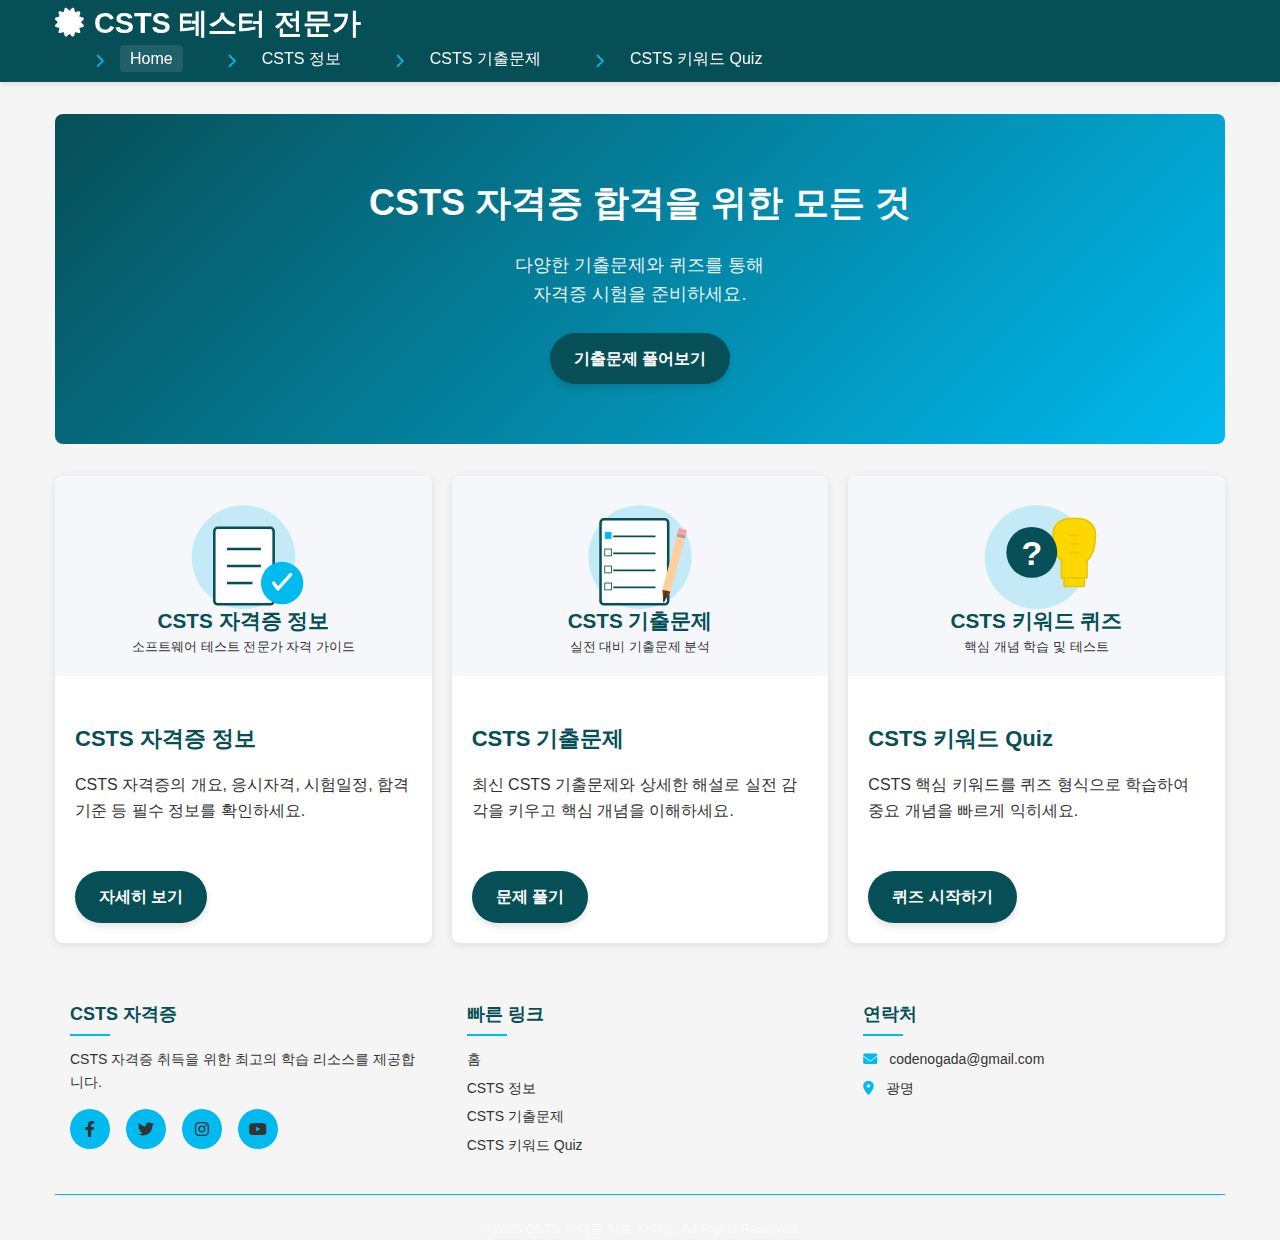
<file: index.html>
<!DOCTYPE html>
<html lang="ko">
<head>
    <meta charset="UTF-8">
    <meta name="viewport" content="width=device-width, initial-scale=1.0">
    <meta name="description" content="CSTS 자격증 시험 정보, 기출문제, 키워드 퀴즈 제공 사이트">
    <meta name="keywords" content="CSTS, CSTS 자격증, CSTS 기출문제, CSTS 시험, CSTS 퀴즈, CSTS 키워드">
    <meta name="author" content="Your Name">
    <title>CSTS 자격증 정보 및 기출문제 | 합격을 위한 모든 정보</title>
    <!-- 파비콘 -->
    <link rel="icon" href="./css/csts-favicon.svg" type="image/x-icon">
    <!-- 폰트 추가 (네이버 나눔 고딕) -->
    <link href="https://cdnjs.cloudflare.com/ajax/libs/font-awesome/6.0.0-beta3/css/all.min.css" rel="stylesheet">
    <link href="./css/style.css" rel="stylesheet">
    
</head>
<body>
    <!-- 헤더 -->
    <header>
        <div class="container header-content">
            <div class="logo">
                <h1><i class="fas fa-certificate"></i>CSTS 테스터 전문가</h1>
            </div>
            <button class="menu-toggle">
                <i class="fas fa-bars"></i>
            </button>
            <nav>
                <ul>
                    <li><a href="index.html" class="active">Home</a></li>
                    <li><a href="info.html">CSTS 정보</a></li>
                    <li><a href="exam.html">CSTS 기출문제</a></li>
                    <li><a href="quiz.html">CSTS 키워드 Quiz</a></li>
                </ul>
            </nav>
        </div>
    </header>
    
    <!-- 메인 콘텐츠 -->
    <main>
        <div class="container">
            <!-- 히어로 섹션 -->
            <section class="hero">
                <h2>CSTS 자격증 합격을 위한 모든 것</h2>
                <p>다양한 기출문제와 퀴즈를 통해 <br> 자격증 시험을 준비하세요.</p>
                <a href="exam.html" class="cta-button">기출문제 풀어보기</a>
            </section>
            
            <!-- 카드 섹션 -->
            <section class="cards">
                <div class="card">
                    <div class="card-image">
                        <img src="/img/csts-info-image.svg" alt="CSTS 정보">
                    </div>
                    <div class="card-content">
                        <h3>CSTS 자격증 정보</h3>
                        <p>CSTS 자격증의 개요, 응시자격, 시험일정, 합격기준 등 필수 정보를 확인하세요.</p>
                        <a href="info.html" class="cta-button">자세히 보기</a>
                    </div>
                </div>
                
                <div class="card">
                    <div class="card-image">
                        <img src="/img/csts-exam-image.svg" alt="CSTS 기출문제">
                    </div>
                    <div class="card-content">
                        <h3>CSTS 기출문제</h3>
                        <p>최신 CSTS 기출문제와 상세한 해설로 실전 감각을 키우고 핵심 개념을 이해하세요.</p>
                        <a href="exam.html" class="cta-button">문제 풀기</a>
                    </div>
                </div>
                
                <div class="card">
                    <div class="card-image">
                        <img src="/img/csts-quiz-image.svg" alt="CSTS 키워드 퀴즈">
                    </div>
                    <div class="card-content">
                        <h3>CSTS 키워드 Quiz</h3>
                        <p>CSTS 핵심 키워드를 퀴즈 형식으로 학습하여 중요 개념을 빠르게 익히세요.</p>
                        <a href="quiz.html" class="cta-button">퀴즈 시작하기</a>
                    </div>
                </div>
            </section>
        </div>
    </main>
    
    <!-- 푸터 -->
    <footer>
        <div class="container">
            <div class="footer-content">
                <div class="footer-section">
                    <h3>CSTS 자격증</h3>
                    <p>CSTS 자격증 취득을 위한 최고의 학습 리소스를 제공합니다.</p>
                    <div class="social-icons">
                        <a href="#"><i class="fab fa-facebook-f"></i></a>
                        <a href="#"><i class="fab fa-twitter"></i></a>
                        <a href="#"><i class="fab fa-instagram"></i></a>
                        <a href="#"><i class="fab fa-youtube"></i></a>
                    </div>
                </div>
                
                <div class="footer-section">
                    <h3>빠른 링크</h3>
                    <ul>
                        <li><a href="/index.html">홈</a></li>
                        <li><a href="info.html">CSTS 정보</a></li>
                        <li><a href="exam.html">CSTS 기출문제</a></li>
                        <li><a href="quiz.html">CSTS 키워드 Quiz</a></li>
                    </ul>
                </div>
                
                <div class="footer-section">
                    <h3>연락처</h3>
                    <ul>
                        <li><i class="fas fa-envelope"></i> codenogada@gmail.com</li>
                        <li><i class="fas fa-map-marker-alt"></i> 광명  </li>
                    </ul>
                </div>
            </div>
            
            <div class="copyright">
                <p>&copy; 2025 CSTS 자격증 정보 사이트. All Rights Reserved.</p>
            </div>
        </div>
    </footer>
    
    <!-- 자바스크립트 -->
    <script>
        // 모바일 메뉴 토글
        document.querySelector('.menu-toggle').addEventListener('click', function() {
            document.querySelector('nav').classList.toggle('active');
        });
        
        // 스크롤 이벤트
        window.addEventListener('scroll', function() {
            if (window.scrollY > 100) {
                document.querySelector('header').style.boxShadow = '0 4px 10px rgba(0, 0, 0, 0.1)';
            } else {
                document.querySelector('header').style.boxShadow = '0 4px 6px rgba(0, 0, 0, 0.1)';
            }
        });
    </script>
</body>
</html>
</file>
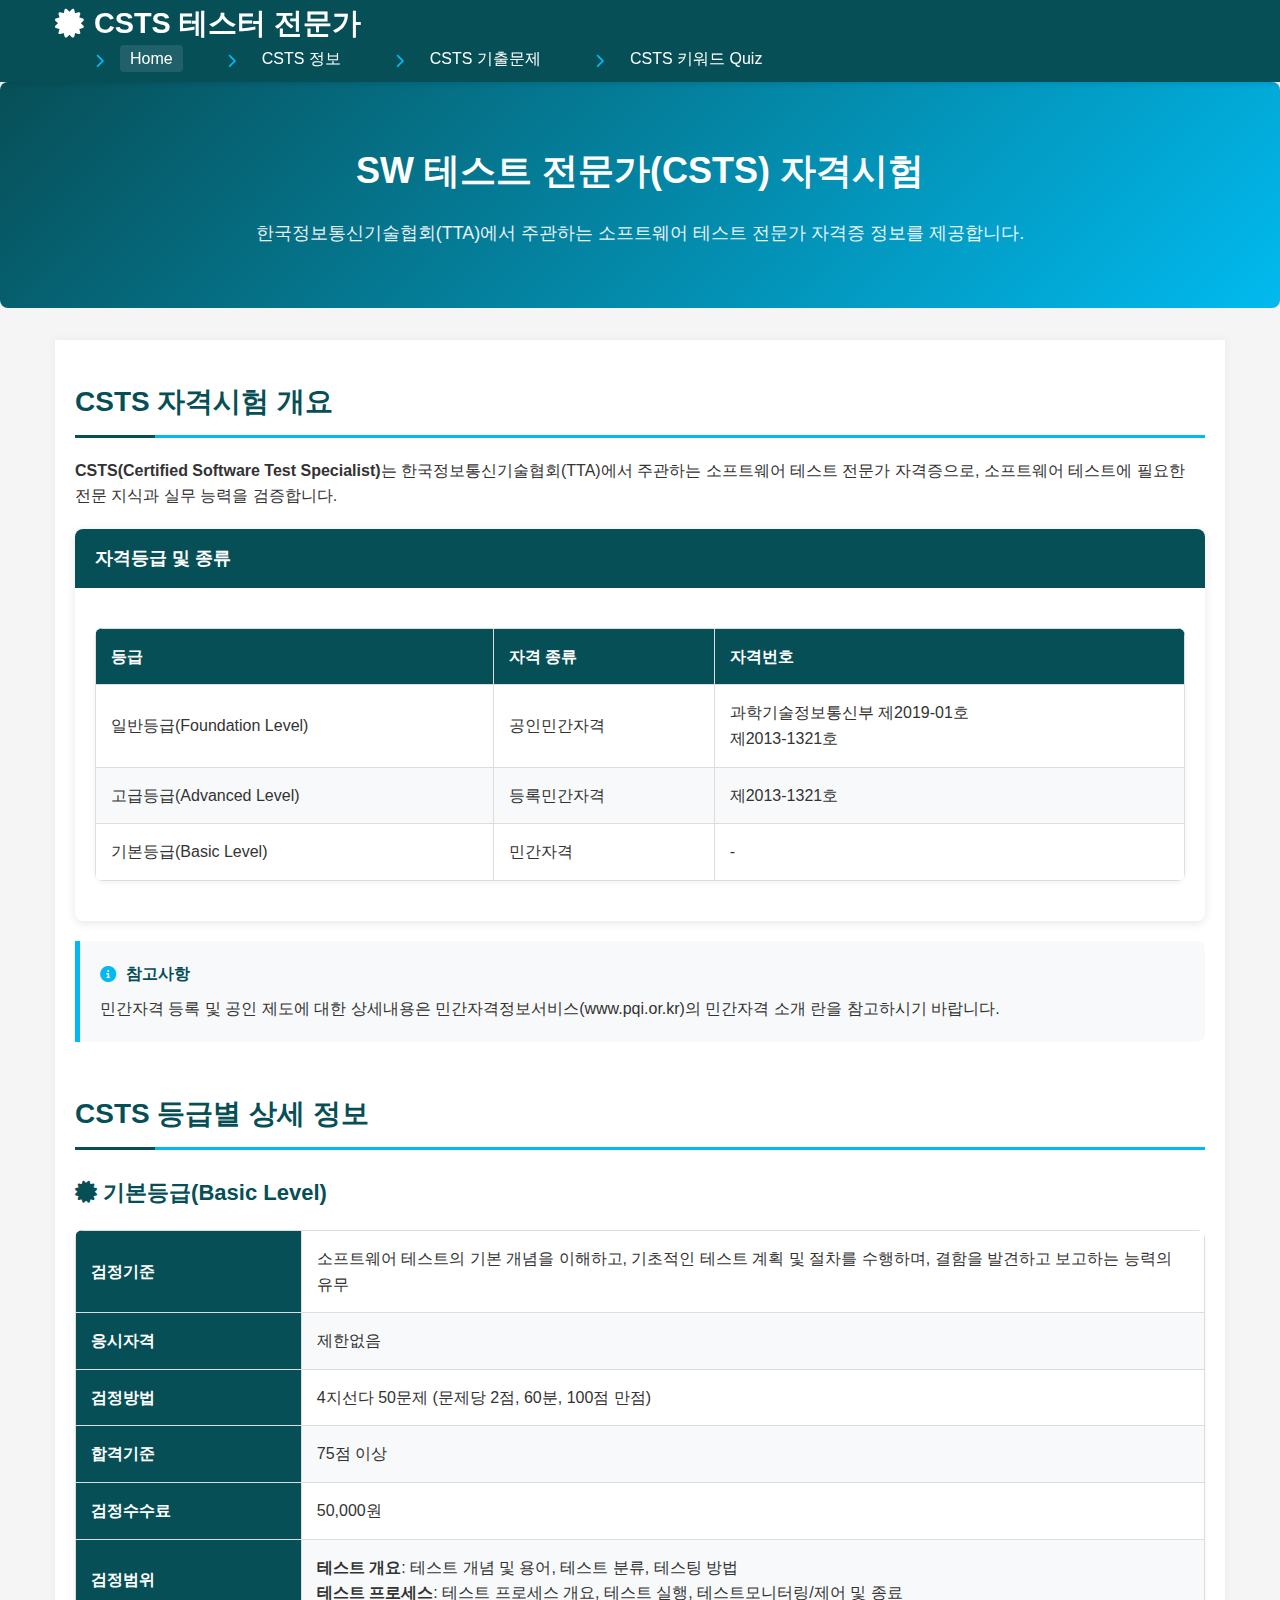
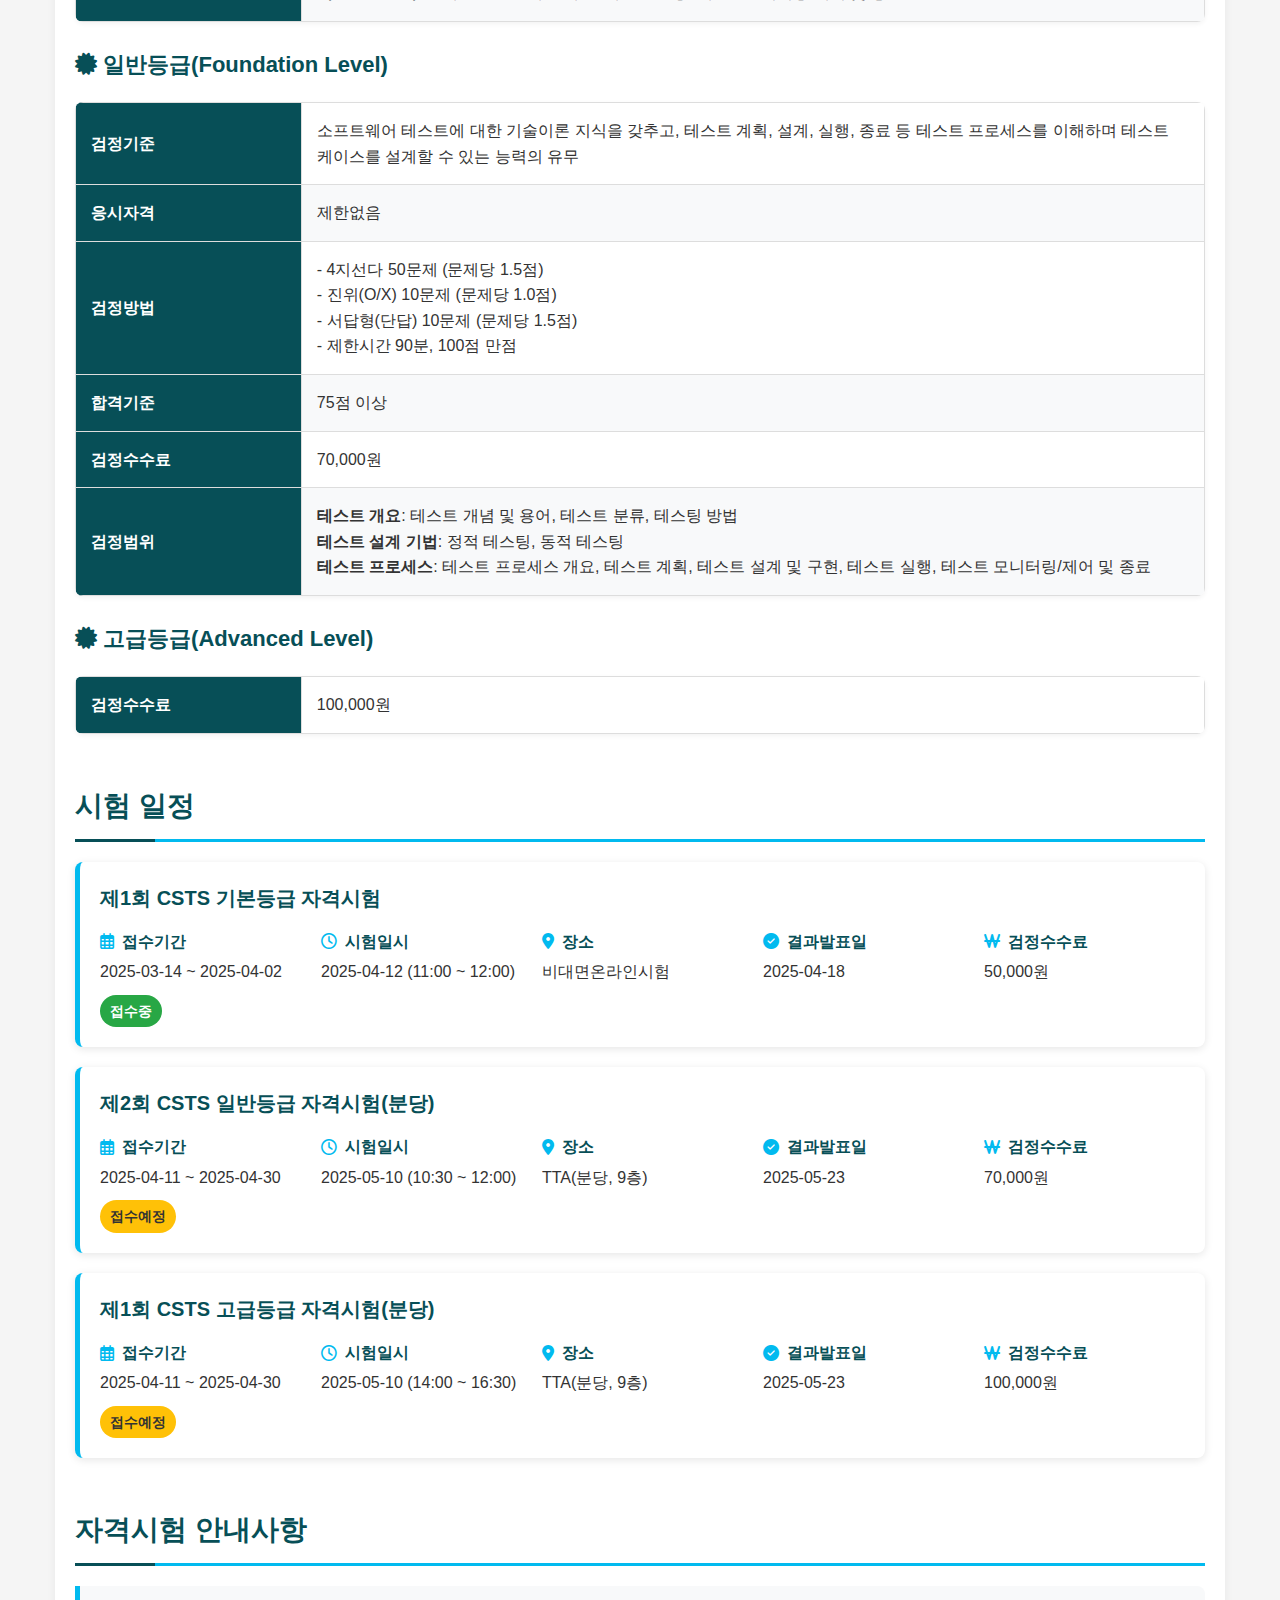
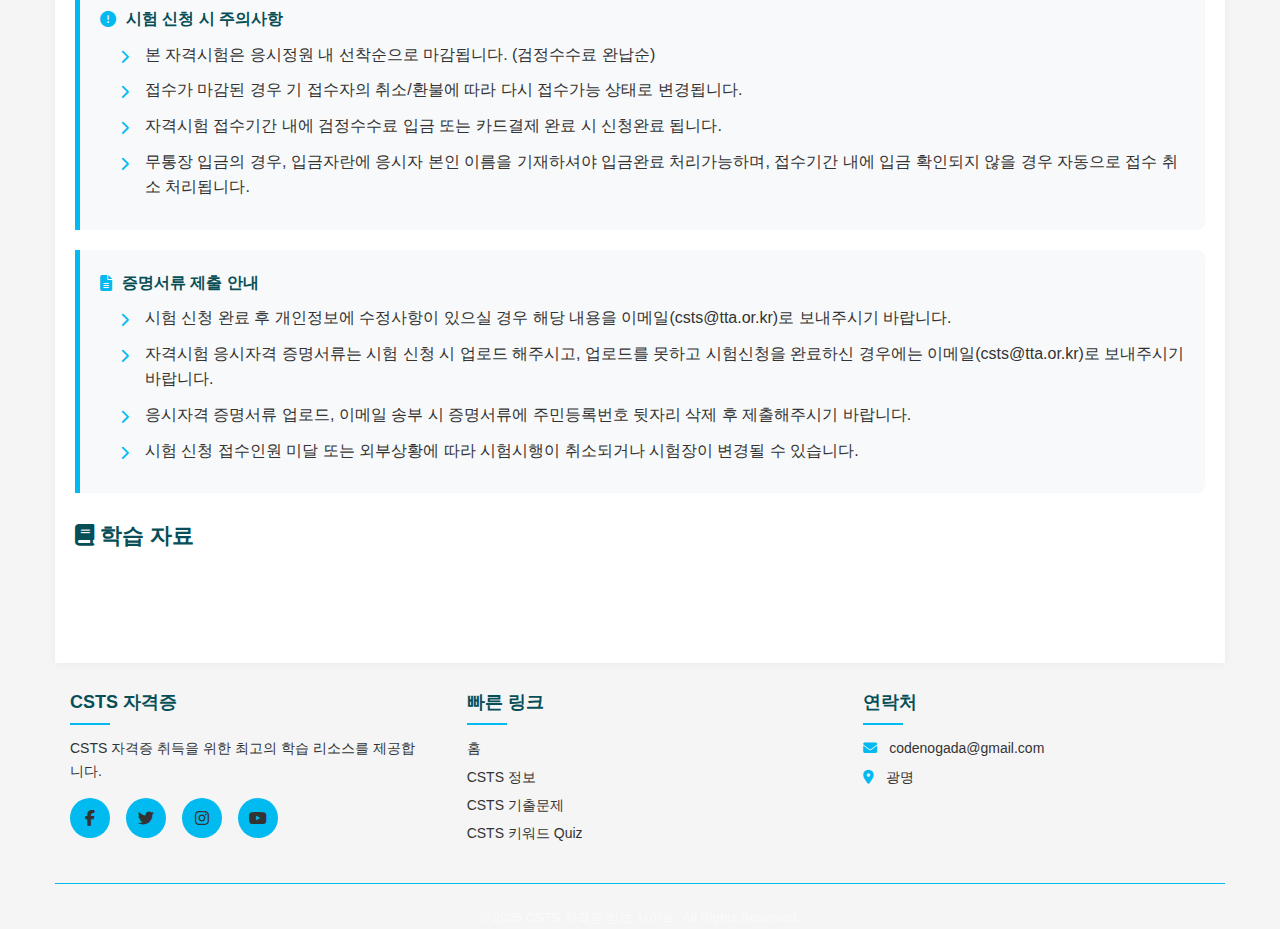
<file: info.html>
<!DOCTYPE html>
<html lang="ko">
<head>
    <meta charset="UTF-8">
    <meta name="viewport" content="width=device-width, initial-scale=1.0">
    <title>TTA 아카데미 - SW 테스트 전문가(CSTS) 자격시험 요약</title>
    <link rel="icon" href="./css/csts-favicon.svg" type="image/x-icon">
    <link href="./css/style.css" rel="stylesheet">
    <link href="https://cdnjs.cloudflare.com/ajax/libs/font-awesome/6.4.0/css/all.min.css" rel="stylesheet">
</head>
<body>
    <header>
        <div class="container header-content">
            <div class="logo">
                <h1><i class="fas fa-certificate"></i>CSTS 테스터 전문가</h1>
            </div>
            <button class="menu-toggle">
                <i class="fas fa-bars"></i>
            </button>
            <nav>
                <ul>
                    <li><a href="index.html" class="active">Home</a></li>
                    <li><a href="info.html">CSTS 정보</a></li>
                    <li><a href="exam.html">CSTS 기출문제</a></li>
                    <li><a href="quiz.html">CSTS 키워드 Quiz</a></li>
                </ul>
            </nav>
        </div>
    </header>
    
    <div class="main-banner">
        <div class="container">
            <h1>SW 테스트 전문가(CSTS) 자격시험</h1>
            <p>한국정보통신기술협회(TTA)에서 주관하는 소프트웨어 테스트 전문가 자격증 정보를 제공합니다.</p>
        </div>
    </div>
    
    <div class="container">
        <div class="content">
            <section id="overview" class="section">
                <h2 class="section-title">CSTS 자격시험 개요</h2>
                <p><strong>CSTS(Certified Software Test Specialist)</strong>는 한국정보통신기술협회(TTA)에서 주관하는 소프트웨어 테스트 전문가 자격증으로, 소프트웨어 테스트에 필요한 전문 지식과 실무 능력을 검증합니다.</p>
                
                <div class="card-container">
                    <div class="card">
                        <div class="card-header">자격등급 및 종류</div>
                        <div class="card-body">
                            <table>
                                <thead>
                                    <tr>
                                        <th>등급</th>
                                        <th>자격 종류</th>
                                        <th>자격번호</th>
                                    </tr>
                                </thead>
                                <tbody>
                                    <tr>
                                        <td>일반등급(Foundation Level)</td>
                                        <td>공인민간자격</td>
                                        <td>과학기술정보통신부 제2019-01호<br>제2013-1321호</td>
                                    </tr>
                                    <tr>
                                        <td>고급등급(Advanced Level)</td>
                                        <td>등록민간자격</td>
                                        <td>제2013-1321호</td>
                                    </tr>
                                    <tr>
                                        <td>기본등급(Basic Level)</td>
                                        <td>민간자격</td>
                                        <td>-</td>
                                    </tr>
                                </tbody>
                            </table>
                        </div>
                    </div>
                </div>
                
                <div class="notice-box">
                    <div class="notice-title"><i class="fas fa-info-circle"></i> 참고사항</div>
                    <p>민간자격 등록 및 공인 제도에 대한 상세내용은 <a href="http://www.pqi.or.kr" target="_blank">민간자격정보서비스(www.pqi.or.kr)</a>의 민간자격 소개 란을 참고하시기 바랍니다.</p>
                </div>
            </section>
            
            <section id="levels" class="section">
                <h2 class="section-title">CSTS 등급별 상세 정보</h2>
                
                <h3><i class="fas fa-certificate"></i> 기본등급(Basic Level)</h3>
                <table>
                    <tr>
                        <th width="20%">검정기준</th>
                        <td>소프트웨어 테스트의 기본 개념을 이해하고, 기초적인 테스트 계획 및 절차를 수행하며, 결함을 발견하고 보고하는 능력의 유무</td>
                    </tr>
                    <tr>
                        <th>응시자격</th>
                        <td>제한없음</td>
                    </tr>
                    <tr>
                        <th>검정방법</th>
                        <td>4지선다 50문제 (문제당 2점, 60분, 100점 만점)</td>
                    </tr>
                    <tr>
                        <th>합격기준</th>
                        <td>75점 이상</td>
                    </tr>
                    <tr>
                        <th>검정수수료</th>
                        <td>50,000원</td>
                    </tr>
                    <tr>
                        <th>검정범위</th>
                        <td>
                            <strong>테스트 개요</strong>: 테스트 개념 및 용어, 테스트 분류, 테스팅 방법<br>
                            <strong>테스트 프로세스</strong>: 테스트 프로세스 개요, 테스트 실행, 테스트모니터링/제어 및 종료
                        </td>
                    </tr>
                </table>
                
                <h3><i class="fas fa-certificate"></i> 일반등급(Foundation Level)</h3>
                <table>
                    <tr>
                        <th width="20%">검정기준</th>
                        <td>소프트웨어 테스트에 대한 기술이론 지식을 갖추고, 테스트 계획, 설계, 실행, 종료 등 테스트 프로세스를 이해하며 테스트 케이스를 설계할 수 있는 능력의 유무</td>
                    </tr>
                    <tr>
                        <th>응시자격</th>
                        <td>제한없음</td>
                    </tr>
                    <tr>
                        <th>검정방법</th>
                        <td>
                            - 4지선다 50문제 (문제당 1.5점)<br>
                            - 진위(O/X) 10문제 (문제당 1.0점)<br>
                            - 서답형(단답) 10문제 (문제당 1.5점)<br>
                            - 제한시간 90분, 100점 만점
                        </td>
                    </tr>
                    <tr>
                        <th>합격기준</th>
                        <td>75점 이상</td>
                    </tr>
                    <tr>
                        <th>검정수수료</th>
                        <td>70,000원</td>
                    </tr>
                    <tr>
                        <th>검정범위</th>
                        <td>
                            <strong>테스트 개요</strong>: 테스트 개념 및 용어, 테스트 분류, 테스팅 방법<br>
                            <strong>테스트 설계 기법</strong>: 정적 테스팅, 동적 테스팅<br>
                            <strong>테스트 프로세스</strong>: 테스트 프로세스 개요, 테스트 계획, 테스트 설계 및 구현, 테스트 실행, 테스트 모니터링/제어 및 종료
                        </td>
                    </tr>
                </table>
                
                <h3><i class="fas fa-certificate"></i> 고급등급(Advanced Level)</h3>
                <table>
                    <tr>
                        <th width="20%">검정수수료</th>
                        <td>100,000원</td>
                    </tr>
                </table>
            </section>
            
            <section id="schedule" class="section">
                <h2 class="section-title">시험 일정</h2>
                
                <div class="schedule-card">
                    <h3>제1회 CSTS 기본등급 자격시험</h3>
                    <div class="schedule-details">
                        <div class="schedule-detail">
                            <div class="schedule-label"><i class="far fa-calendar-alt"></i> 접수기간</div>
                            <div>2025-03-14 ~ 2025-04-02</div>
                        </div>
                        <div class="schedule-detail">
                            <div class="schedule-label"><i class="far fa-clock"></i> 시험일시</div>
                            <div>2025-04-12 (11:00 ~ 12:00)</div>
                        </div>
                        <div class="schedule-detail">
                            <div class="schedule-label"><i class="fas fa-map-marker-alt"></i> 장소</div>
                            <div>비대면온라인시험</div>
                        </div>
                        <div class="schedule-detail">
                            <div class="schedule-label"><i class="fas fa-check-circle"></i> 결과발표일</div>
                            <div>2025-04-18</div>
                        </div>
                        <div class="schedule-detail">
                            <div class="schedule-label"><i class="fas fa-won-sign"></i> 검정수수료</div>
                            <div>50,000원</div>
                        </div>
                    </div>
                    <div class="status-badge status-ongoing">접수중</div>
                </div>
                
                <div class="schedule-card">
                    <h3>제2회 CSTS 일반등급 자격시험(분당)</h3>
                    <div class="schedule-details">
                        <div class="schedule-detail">
                            <div class="schedule-label"><i class="far fa-calendar-alt"></i> 접수기간</div>
                            <div>2025-04-11 ~ 2025-04-30</div>
                        </div>
                        <div class="schedule-detail">
                            <div class="schedule-label"><i class="far fa-clock"></i> 시험일시</div>
                            <div>2025-05-10 (10:30 ~ 12:00)</div>
                        </div>
                        <div class="schedule-detail">
                            <div class="schedule-label"><i class="fas fa-map-marker-alt"></i> 장소</div>
                            <div>TTA(분당, 9층)</div>
                        </div>
                        <div class="schedule-detail">
                            <div class="schedule-label"><i class="fas fa-check-circle"></i> 결과발표일</div>
                            <div>2025-05-23</div>
                        </div>
                        <div class="schedule-detail">
                            <div class="schedule-label"><i class="fas fa-won-sign"></i> 검정수수료</div>
                            <div>70,000원</div>
                        </div>
                    </div>
                    <div class="status-badge status-upcoming">접수예정</div>
                </div>
                
                <div class="schedule-card">
                    <h3>제1회 CSTS 고급등급 자격시험(분당)</h3>
                    <div class="schedule-details">
                        <div class="schedule-detail">
                            <div class="schedule-label"><i class="far fa-calendar-alt"></i> 접수기간</div>
                            <div>2025-04-11 ~ 2025-04-30</div>
                        </div>
                        <div class="schedule-detail">
                            <div class="schedule-label"><i class="far fa-clock"></i> 시험일시</div>
                            <div>2025-05-10 (14:00 ~ 16:30)</div>
                        </div>
                        <div class="schedule-detail">
                            <div class="schedule-label"><i class="fas fa-map-marker-alt"></i> 장소</div>
                            <div>TTA(분당, 9층)</div>
                        </div>
                        <div class="schedule-detail">
                            <div class="schedule-label"><i class="fas fa-check-circle"></i> 결과발표일</div>
                            <div>2025-05-23</div>
                        </div>
                        <div class="schedule-detail">
                            <div class="schedule-label"><i class="fas fa-won-sign"></i> 검정수수료</div>
                            <div>100,000원</div>
                        </div>
                    </div>
                    <div class="status-badge status-upcoming">접수예정</div>
                </div>
            </section>
            
            <section id="notice" class="section">
                <h2 class="section-title">자격시험 안내사항</h2>
                
                <div class="notice-box">
                    <div class="notice-title"><i class="fas fa-exclamation-circle"></i> 시험 신청 시 주의사항</div>
                    <ul>
                        <li>본 자격시험은 응시정원 내 선착순으로 마감됩니다. (검정수수료 완납순)</li>
                        <li>접수가 마감된 경우 기 접수자의 취소/환불에 따라 다시 접수가능 상태로 변경됩니다.</li>
                        <li>자격시험 접수기간 내에 검정수수료 입금 또는 카드결제 완료 시 신청완료 됩니다.</li>
                        <li>무통장 입금의 경우, 입금자란에 응시자 본인 이름을 기재하셔야 입금완료 처리가능하며, 접수기간 내에 입금 확인되지 않을 경우 자동으로 접수 취소 처리됩니다.</li>
                    </ul>
                </div>
                
                <div class="notice-box">
                    <div class="notice-title"><i class="fas fa-file-alt"></i> 증명서류 제출 안내</div>
                    <ul>
                        <li>시험 신청 완료 후 개인정보에 수정사항이 있으실 경우 해당 내용을 이메일(csts@tta.or.kr)로 보내주시기 바랍니다.</li>
                        <li>자격시험 응시자격 증명서류는 시험 신청 시 업로드 해주시고, 업로드를 못하고 시험신청을 완료하신 경우에는 이메일(csts@tta.or.kr)로 보내주시기 바랍니다.</li>
                        <li>응시자격 증명서류 업로드, 이메일 송부 시 증명서류에 주민등록번호 뒷자리 삭제 후 제출해주시기 바랍니다.</li>
                        <li>시험 신청 접수인원 미달 또는 외부상황에 따라 시험시행이 취소되거나 시험장이 변경될 수 있습니다.</li>
                    </ul>
                </div>
                
                <h3><i class="fas fa-book"></i> 학습 자료</h3>
                <div class="card-container">
                    <div class="card">
                        
                    </div>
                </div>
            </section>
        </div>
    </div>
    
<!-- 푸터 -->
<footer>
    <div class="container">
        <div class="footer-content">
            <div class="footer-section">
                <h3>CSTS 자격증</h3>
                <p>CSTS 자격증 취득을 위한 최고의 학습 리소스를 제공합니다.</p>
                <div class="social-icons">
                    <a href="#"><i class="fab fa-facebook-f"></i></a>
                    <a href="#"><i class="fab fa-twitter"></i></a>
                    <a href="#"><i class="fab fa-instagram"></i></a>
                    <a href="#"><i class="fab fa-youtube"></i></a>
                </div>
            </div>
            
            <div class="footer-section">
                <h3>빠른 링크</h3>
                <ul>
                    <li><a href="index.html">홈</a></li>
                    <li><a href="info.html">CSTS 정보</a></li>
                    <li><a href="exam.html">CSTS 기출문제</a></li>
                    <li><a href="quiz.html">CSTS 키워드 Quiz</a></li>
                </ul>
            </div>
            
            <div class="footer-section">
                <h3>연락처</h3>
                <ul>
                    <li><i class="fas fa-envelope"></i> codenogada@gmail.com</li>
                    <li><i class="fas fa-map-marker-alt"></i> 광명  </li>
                </ul>
            </div>
        </div>
        
        <div class="copyright">
            <p>&copy; 2025 CSTS 자격증 정보 사이트. All Rights Reserved.</p>
        </div>
    </div>
</footer>
</body>
</html>
</file>
<file: css/style.css>
/* 기본 스타일 */
:root {
    --primary-color: #074F57;
    --secondary-color: #01baef;
    --accent-color: #0592d0;
    --text-color: #333;
    --light-text: #fff;
    --background-color: #f5f5f5;
    --light-bg: #f8f9fa;
    --dark-bg: #343a40;
    --card-background: #fff;
    --border-color: #ddd;
    --shadow: 0 4px 6px rgba(0, 0, 0, 0.1);
}

* {
    margin: 0;
    padding: 0;
    box-sizing: border-box;
}

body {
    font-family: 'Noto Sans KR', 'Malgun Gothic', '맑은 고딕', sans-serif;
    line-height: 1.6;
    color: var(--text-color);
    background-color: var(--background-color);
}

a {
    text-decoration: none;
    color: inherit;
}

.container {
    max-width: 1200px;
    margin: 0 auto;
    padding: 0 15px;
}

/* 헤더 스타일 */
header {
    background-color: var(--primary-color);
    color: var(--light-text);
    padding: 0;
    position: sticky;
    top: 0;
    z-index: 1000;
    box-shadow: 0 2px 5px rgba(0,0,0,0.1);
}

.header-container {
    display: flex;
    justify-content: space-between;
    align-items: center;
    padding: 15px 20px;
}

.logo-container {
    display: flex;
    align-items: center;
}

.logo {
    font-size: 24px;
    font-weight: bold;
    margin-right: 10px;
}

.logo h1 {
    font-size: 1.8rem;
    font-weight: 700;
    display: flex;
    align-items: center;
}

.logo i {
    margin-right: 10px;
}

.nav-container {
    display: flex;
    align-items: center;
}

/* 네비게이션 */
nav ul {
    display: flex;
    list-style: none;
    gap: 1.5rem;
}

nav ul li {
    margin-left: 20px;
}

nav ul li a {
    color: white;
    text-decoration: none;
    font-weight: 500;
    padding: 5px 10px;
    border-radius: 4px;
    transition: background-color 0.3s;
}

nav ul li a:hover, nav ul li a.active {
    background-color: rgba(255,255,255,0.1);
}

/* 모바일 메뉴 버튼 */
.menu-toggle {
    display: none;
    background: none;
    border: none;
    color: var(--light-text);
    font-size: 1.5rem;
    cursor: pointer;
}

/* 메인 배너 */
.main-banner, .hero {
    background: linear-gradient(135deg, var(--primary-color), var(--secondary-color));
    color: white;
    padding: 60px 20px;
    text-align: center;
    margin-bottom: 2rem;
    border-radius: 8px;
}

.main-banner h1, .hero h2 {
    font-size: 36px;
    margin-bottom: 20px;
    font-weight: 700;
}

.main-banner p, .hero p {
    font-size: 18px;
    max-width: 800px;
    margin: 0 auto;
    opacity: 0.9;
}

.cta-button {
    display: inline-block;
    background-color: var(--primary-color);
    color: var(--light-text);
    padding: 0.8rem 1.5rem;
    border-radius: 50px;
    font-weight: 600;
    margin-top: 1.5rem;
    transition: transform 0.3s ease, box-shadow 0.3s ease;
    box-shadow: var(--shadow);
}

.cta-button:hover {
    transform: translateY(-3px);
    box-shadow: 0 6px 12px rgba(0, 0, 0, 0.15);
}

/* 콘텐츠 영역 */
main {
    padding: 2rem 0;
}

.content {
    background-color: white;
    padding: 40px 20px;
    box-shadow: 0 0 10px rgba(0,0,0,0.05);
}

.section {
    margin-bottom: 50px;
}

.section-title, .info-section h3 {
    font-size: 28px;
    color: var(--primary-color);
    margin-bottom: 20px;
    padding-bottom: 10px;
    border-bottom: 3px solid var(--secondary-color);
    position: relative;
}

.section-title::after {
    content: "";
    position: absolute;
    bottom: -3px;
    left: 0;
    width: 80px;
    height: 3px;
    background-color: var(--primary-color);
}

h3 {
    font-size: 22px;
    color: var(--primary-color);
    margin: 25px 0 15px;
}

/* 카드 스타일 */
.cards, .card-container {
    display: flex;
    flex-wrap: wrap;
    gap: 20px;
    margin-top: 20px;
}

.card {
    flex: 1;
    min-width: 300px;
    background-color: var(--card-background);
    border-radius: 8px;
    box-shadow: 0 2px 10px rgba(0,0,0,0.1);
    overflow: hidden;
    transition: transform 0.3s, box-shadow 0.3s;
}

.card:hover {
    transform: translateY(-5px);
    box-shadow: 0 5px 15px rgba(0,0,0,0.1);
}

.card-image {
    height: 200px;
    overflow: hidden;
}

.card-image img {
    width: 100%;
    height: 100%;
    object-fit: cover;
    transition: transform 0.5s ease;
}

.card:hover .card-image img {
    transform: scale(1.05);
}

.card-header {
    background-color: var(--primary-color);
    color: white;
    padding: 15px 20px;
    font-size: 18px;
    font-weight: bold;
}

.card-content, .card-body {
    padding: 20px;
}

.card-content h3 {
    margin-bottom: 1rem;
    color: var(--primary-color);
}

.card-content p {
    margin-bottom: 1.5rem;
}

/* 테이블 스타일 */
table {
    width: 100%;
    border-collapse: collapse;
    margin: 20px 0;
    border-radius: 8px;
    overflow: hidden;
    box-shadow: 0 2px 5px rgba(0,0,0,0.05);
}

th, td {
    padding: 15px;
    text-align: left;
    border: 1px solid var(--border-color);
}

th {
    background-color: var(--primary-color);
    color: white;
    font-weight: 600;
}

tr:nth-child(even) {
    background-color: var(--light-bg);
}

/* 일정 카드 */
.schedule-card {
    background-color: white;
    border-radius: 8px;
    padding: 20px;
    margin-bottom: 20px;
    box-shadow: 0 2px 8px rgba(0,0,0,0.1);
    border-left: 5px solid var(--secondary-color);
}

.schedule-card h3 {
    color: var(--primary-color);
    margin-top: 0;
    margin-bottom: 15px;
    font-size: 20px;
}

.schedule-details {
    display: flex;
    flex-wrap: wrap;
    gap: 20px;
}

.schedule-detail {
    flex: 1;
    min-width: 200px;
}

.schedule-label {
    font-weight: bold;
    color: var(--primary-color);
    margin-bottom: 5px;
    display: flex;
    align-items: center;
}

.schedule-label i {
    margin-right: 8px;
    color: var(--secondary-color);
}

.status-badge {
    display: inline-block;
    padding: 5px 10px;
    border-radius: 20px;
    font-size: 14px;
    font-weight: bold;
    margin-top: 10px;
}

.status-ongoing {
    background-color: #28a745;
    color: white;
}

.status-upcoming {
    background-color: #ffc107;
    color: #333;
}

/* 알림 박스 */
.notice-box {
    background-color: var(--light-bg);
    border-left: 5px solid var(--secondary-color);
    padding: 20px;
    margin: 20px 0;
    border-radius: 0 8px 8px 0;
}

.notice-title {
    font-weight: bold;
    color: var(--primary-color);
    margin-bottom: 10px;
    display: flex;
    align-items: center;
}

.notice-title i {
    margin-right: 10px;
    color: var(--secondary-color);
}

/* 목록 스타일 */
ul {
    list-style-type: none;
    padding-left: 20px;
}

ul li {
    position: relative;
    padding-left: 25px;
    margin-bottom: 10px;
}

ul li:before {
    content: "\f054";
    font-family: "Font Awesome 6 Free";
    font-weight: 900;
    position: absolute;
    left: 0;
    top: 4px;
    color: var(--secondary-color);
    font-size: 14px;
}

/* 내부 페이지 스타일 */
.page-header {
    background-color: var(--secondary-color);
    color: var(--light-text);
    padding: 2rem 0;
    margin-bottom: 2rem;
    text-align: center;
    border-radius: 8px;
}

.page-content {
    background-color: var(--card-background);
    border-radius: 8px;
    padding: 2rem;
    box-shadow: var(--shadow);
}

/* CSTS 정보 페이지 스타일 */
.info-section {
    margin-bottom: 2rem;
}

/* CSTS 기출문제 페이지 스타일 */
.exam-list {
    list-style: none;
}

.exam-item {
    background-color: var(--accent-color);
    border-radius: 8px;
    padding: 1.5rem;
    margin-bottom: 1.5rem;
    transition: transform 0.3s ease;
}

.exam-item:hover {
    transform: translateY(-3px);
    box-shadow: var(--shadow);
}

.exam-item h3 {
    margin-bottom: 1rem;
    color: var(--primary-color);
}

.exam-meta {
    display: flex;
    justify-content: space-between;
    margin-bottom: 1rem;
    font-size: 0.9rem;
    color: #666;
}

/* CSTS 키워드 퀴즈 페이지 스타일 */
.quiz-container {
    background-color: var(--card-background);
    border-radius: 8px;
    padding: 2rem;
    box-shadow: var(--shadow);
}

.quiz-question {
    margin-bottom: 2rem;
}

.quiz-options {
    list-style: none;
}

.quiz-option {
    background-color: var(--accent-color);
    border-radius: 8px;
    padding: 1rem;
    margin-bottom: 1rem;
    cursor: pointer;
    transition: background-color 0.3s ease;
}

.quiz-option:hover {
    background-color: var(--secondary-color);
    color: var(--light-text);
}

.quiz-option.correct {
    background-color: #4CAF50;
    color: white;
}

.quiz-option.incorrect {
    background-color: #F44336;
    color: white;
}

.quiz-navigation {
    display: flex;
    justify-content: space-between;
    margin-top: 2rem;
}

.quiz-button {
    background-color: var(--primary-color);
    color: var(--light-text);
    border: none;
    padding: 0.8rem 1.5rem;
    border-radius: 50px;
    cursor: pointer;
    font-weight: 600;
    transition: background-color 0.3s ease;
}

.quiz-button:hover {
    background-color: var(--secondary-color);
}

.quiz-button:disabled {
    background-color: #ccc;
    cursor: not-allowed;
}

//* 푸터 스타일 - 컴팩트 버전 */
footer {
    background-color: var(--dark-bg);
    color: white;
    padding: 30px 0;
    margin-top: 2rem;
}

.footer-content {
    display: grid;
    grid-template-columns: repeat(3, 1fr);
    gap: 20px;
    max-width: 1200px;
    margin: 0 auto;
}

.footer-section {
    padding: 0 15px;
}

.footer-section h3 {
    font-size: 18px;
    margin-bottom: 12px;
    padding-bottom: 8px;
    position: relative;
}

.footer-section h3::after {
    content: '';
    position: absolute;
    left: 0;
    bottom: 0;
    width: 40px;
    height: 2px;
    background-color: var(--secondary-color);
}

.footer-section p {
    font-size: 14px;
    margin-bottom: 12px;
}

.footer-section ul {
    padding-left: 0;
}

.footer-section ul li {
    padding-left: 0;
    margin-bottom: 6px;
    font-size: 14px;
}

.footer-section ul li:before {
    display: none;
}

.footer-section ul li i {
    margin-right: 8px;
    color: var(--secondary-color);
}

.social-icons {
    display: flex;
    gap: 10px;
    margin-top: 12px;
}

.social-icons a {
    display: flex;
    justify-content: center;
    align-items: center;
    width: 32px;
    height: 32px;
    background-color: rgba(255, 255, 255, 0.1);
    border-radius: 50%;
    transition: background-color 0.3s;
}

.social-icons a:hover {
    background-color: var(--secondary-color);
}

.copyright {
    margin-top: 15px;
    text-align: center;
    padding-top: 15px;
    border-top: 1px solid rgba(255, 255, 255, 0.1);
    font-size: 13px;
    color: rgba(255, 255, 255, 0.6);
}

@media (max-width: 768px) {
    .footer-content {
        grid-template-columns: 1fr;
        text-align: center;
    }
    
    .footer-section h3::after {
        left: 50%;
        transform: translateX(-50%);
    }
    
    .social-icons {
        justify-content: center;
    }
}

.social-icons {
    display: flex;
    gap: 1rem;
    margin-top: 1rem;
}

.social-icons a {
    display: flex;
    justify-content: center;
    align-items: center;
    width: 40px;
    height: 40px;
    background-color: var(--secondary-color);
    border-radius: 50%;
    transition: background-color 0.3s ease;
}

.social-icons a:hover {
    background-color: var(--accent-color);
    color: var(--primary-color);
}

.footer-info {
    margin-top: 20px;
    color: rgba(255,255,255,0.6);
    font-size: 14px;
}

.copyright {
    margin-top: 2rem;
    text-align: center;
    border-top: 1px solid var(--secondary-color);
    padding-top: 1.5rem;
}

/* 반응형 스타일 */
@media (max-width: 768px) {
    .header-container {
        flex-direction: column;
        text-align: center;
    }
    
    .logo-container {
        margin-bottom: 15px;
    }
    
    .menu-toggle {
        display: block;
        position: absolute;
        right: 15px;
        top: 15px;
    }
    
    nav {
        width: 100%;
        max-height: 0;
        overflow: hidden;
        transition: max-height 0.3s ease;
    }
    
    nav.active {
        max-height: 300px;
    }
    
    nav ul {
        flex-wrap: wrap;
        justify-content: center;
    }
    
    nav ul li {
        margin: 5px;
    }
    
    nav ul li a {
        display: block;
        padding: 0.8rem 0;
    }
    
    .main-banner, .hero {
        padding: 40px 20px;
    }
    
    .main-banner h1, .hero h2 {
        font-size: 28px;
    }
    
    .main-banner p, .hero p {
        font-size: 16px;
    }
    
    .card {
        min-width: 100%;
    }
}
</file>
